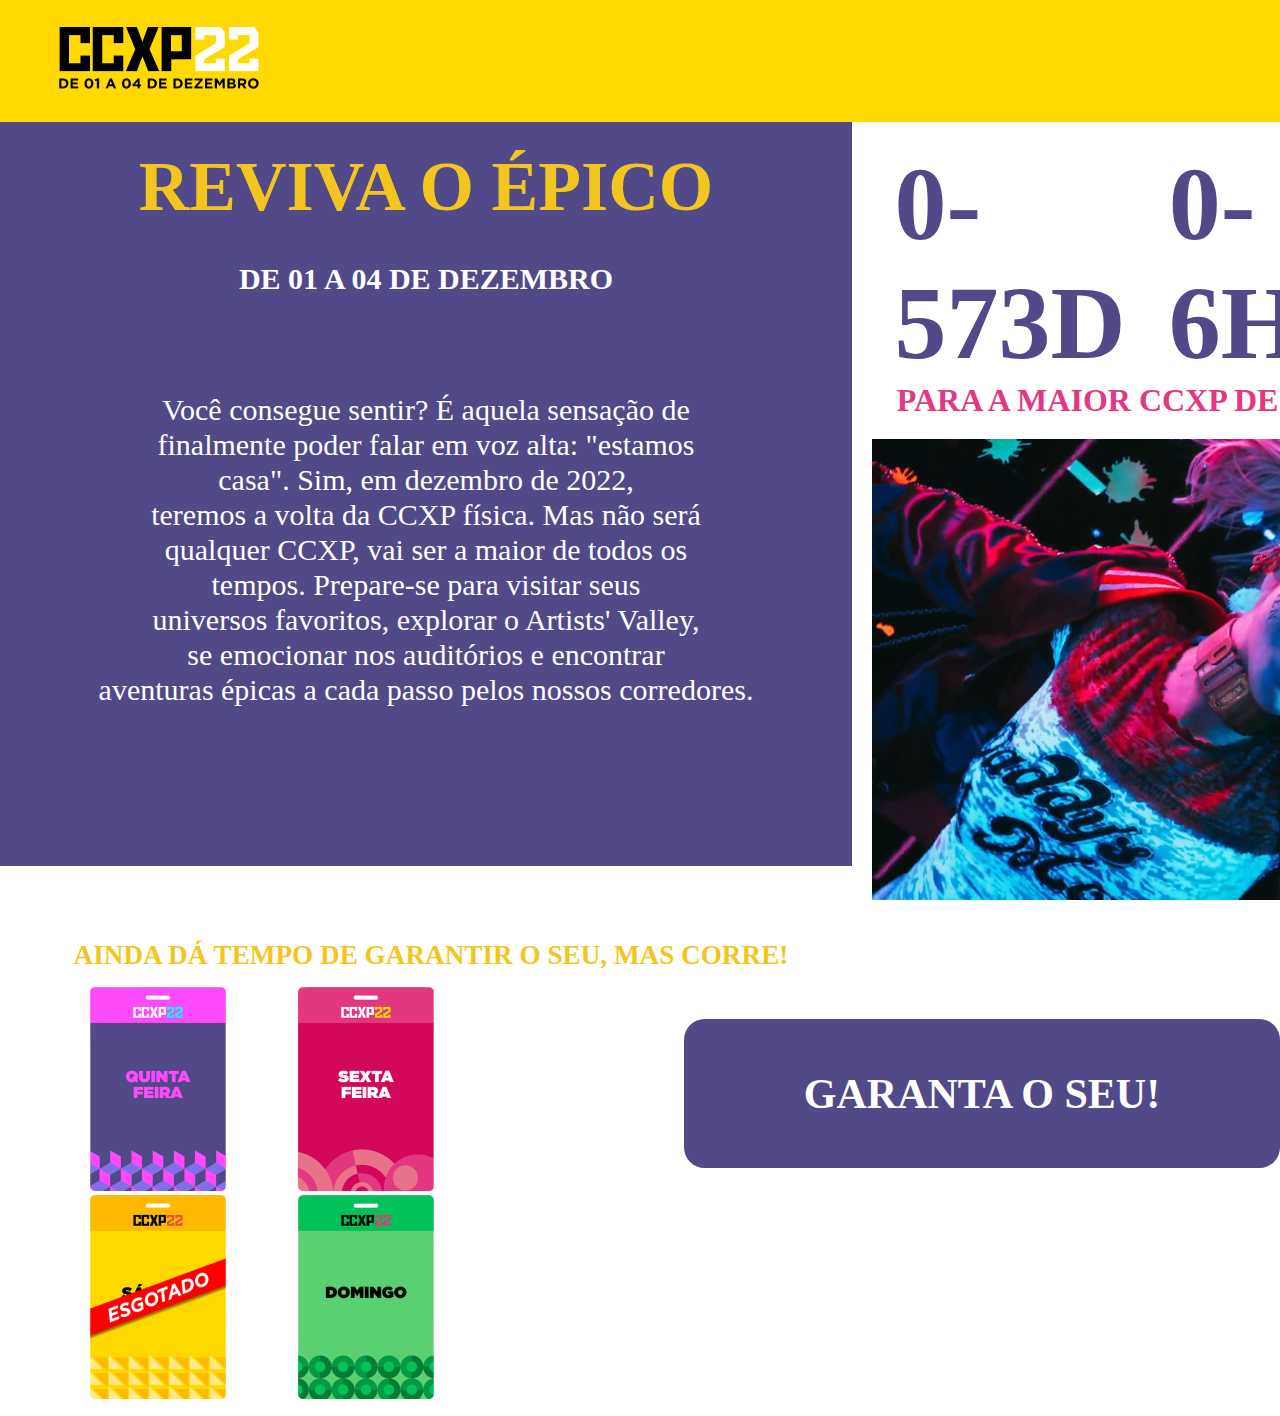
<file: CCXP/index.html>
<!DOCTYPE html>
<html lang="en">
<head>
    <meta charset="UTF-8">
    <meta http-equiv="X-UA-Compatible" content="IE=edge">
    <meta name="viewport" content="width=device-width, initial-scale=1.0">
    <title>CCPX</title>

    <link rel="stylesheet" href="css/headerStyle.css">
    <link rel="stylesheet" href="css/bodyStyle.css">
    

</head>
<body>
    <header>
        <img src="./img/LogoCCXP.png" alt="Logo CCXP22 de 01 a 04 de Dezembro">
    </header>

    <section id="main">
        <div id="text">
                <h1 class="line1">REVIVA O ÉPICO</h1>
                
                <h2 class="line2">DE 01 A 04 DE DEZEMBRO</h2>

            <p>
                Você consegue sentir? É aquela sensação de <br>
                finalmente poder falar em voz alta: "estamos <br>
                casa". Sim, em dezembro de 2022, <br>
                teremos a volta da CCXP física. Mas não será <br>
                qualquer CCXP, vai ser a maior de todos os <br>
                tempos. Prepare-se para visitar seus <br>
                universos favoritos, explorar o Artists' Valley, <br>
                se emocionar nos auditórios e encontrar <br>
                aventuras épicas a cada passo pelos nossos corredores.
            </p>
        </div>
        <div id="right">
            <div id="countdown">
                    <h1 id="days"></h1>               
                    <h1 id="hours"></h1>                
                    <h1 id="minutes"></h1>                
                    <h1 id="secs"></h1>
            </div>
            <div>
                <p>PARA A MAIOR CCXP DE TODOS OS TEMPOS</p>
            </div>
            <div > 
                <video id="video" src="./img/Arlequina.mp4" alt="Vídeo CCXP" loop autoplay muted></video>
            </div>
        </div>  
    </section>
    <p id="footer">AINDA DÁ TEMPO DE GARANTIR O SEU, MAS CORRE!</p>
    <section id="tickets">
        <div class="img">
            <img src="./img/quinta.png" onclick="selectCard('#quinta')" onmouseover="highlightCard('#quinta')" onmouseout="highlightCard('#quinta')" id="quinta" alt="Quinta-feira">
            <img src="./img/sexta.png" onclick="selectCard('#sexta')" onmouseover="highlightCard('#sexta')" onmouseout="highlightCard('#sexta')" id="sexta" alt="Sexta-Feira">
            <img src="./img/sabado.png" onclick="selectCard('#sabado')" onmouseover="highlightCard('#sabado')" onmouseout="highlightCard('#sabado')" id="sabado" alt="Sábado">
            <img src="./img/domingo.png" onclick="selectCard('#domingo')" onmouseover="highlightCard('#domingo')" onmouseout="highlightCard('#domingo')" id= "domingo" alt="Domingo"> 
        </div>
        <button onclick="showSelectedCards()">GARANTA O SEU!</button>
    </section>
   

    <script src="scripts/index.js"></script>
    
</body>
</html>
</file>
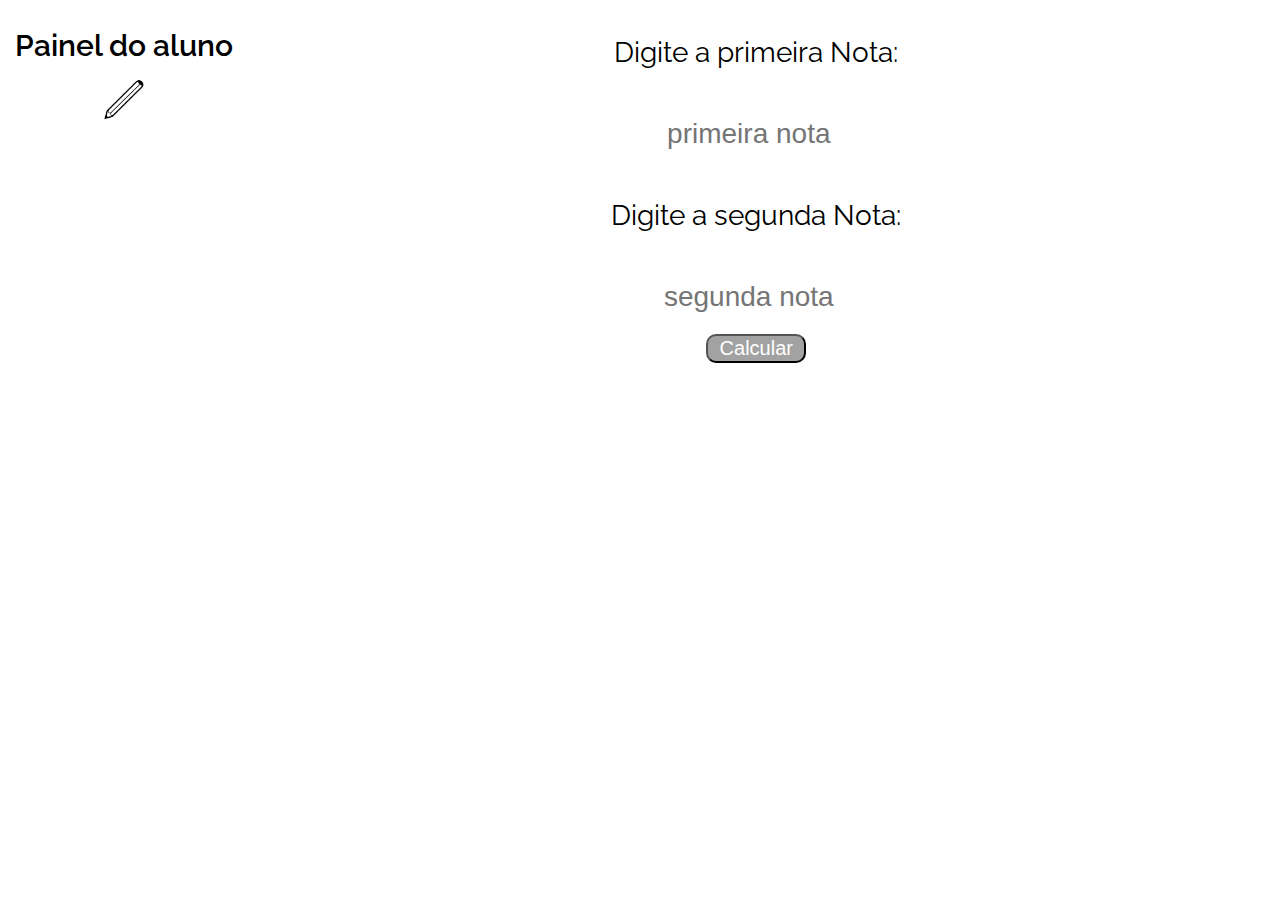
<file: Painel Aluno/index.html>
<!DOCTYPE html>
<html lang="en">

<script>

function calculaMedia(){
    let n1 = document.getElementById("nota1").value
    let n2 = document.getElementById("nota2").value

    let media = (eval(n1) + eval(n2))/2;

    window.location.href="resultado.html?media="+media

}


</script>


<head>
    <meta charset="UTF-8">
    <meta http-equiv="X-UA-Compatible" content="IE=edge">
    <meta name="viewport" content="width=device-width, initial-scale=1.0">
    <link rel="stylesheet" href="assets/css/estilo.css">
    <title>Painel do Aluno</title>
</head>
<body>
    <h1 id="cabecalho"> Painel do aluno <img src="assets/images/image 1.png" alt="Lápis"></h1>

    <section class="formulario">
        

            <p>Digite a primeira Nota:</p>
            <input id="nota1" type="number" placeholder="primeira nota">
    
            <p>Digite a segunda Nota: </p>
            <input id="nota2"type="number"placeholder="segunda nota">
    
            <button onclick="calculaMedia()">Calcular</button>
        

    </section>

</body>
</html>
</file>
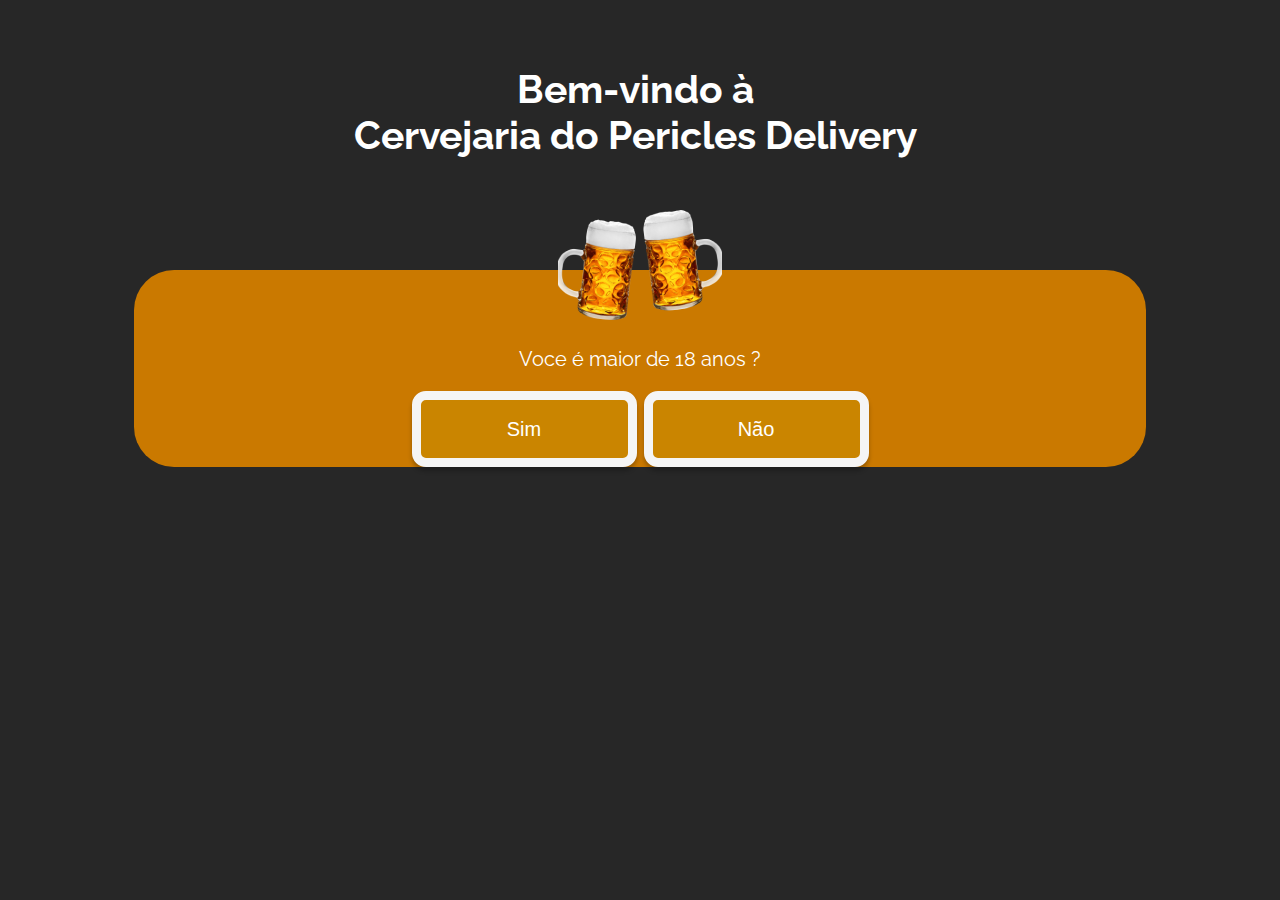
<file: Zé Deli/index.html>
<!DOCTYPE html>
<html lang="en">

<script>


    function validaIdade(valor){
        if(valor==1){
            window.location.href="mercado.html?idade="+valor
        }else{ window.location.href="mercado.html?idade="+valor}
    }
</script>
<head>
    <meta charset="UTF-8">
    <meta http-equiv="X-UA-Compatible" content="IE=edge">
    <meta name="viewport" content="width=device-width, initial-scale=1.0">
    <link rel="stylesheet" href="assets/css/style.css">
    <title>Cervejaria Pericles</title>
</head>
<body>
    <h1>Bem-vindo à <br>Cervejaria do Pericles Delivery</h1>

    <section class="blocoMaiorIdade">

        <img src="assets/images/cerveja.png" alt="cerveja">
        <p>Voce é maior de 18 anos ?</p>


        <button onclick="validaIdade(1)">Sim</button>
        <button onclick="validaIdade(0)">Não</button>
    </section>
</body>
</html>
</file>
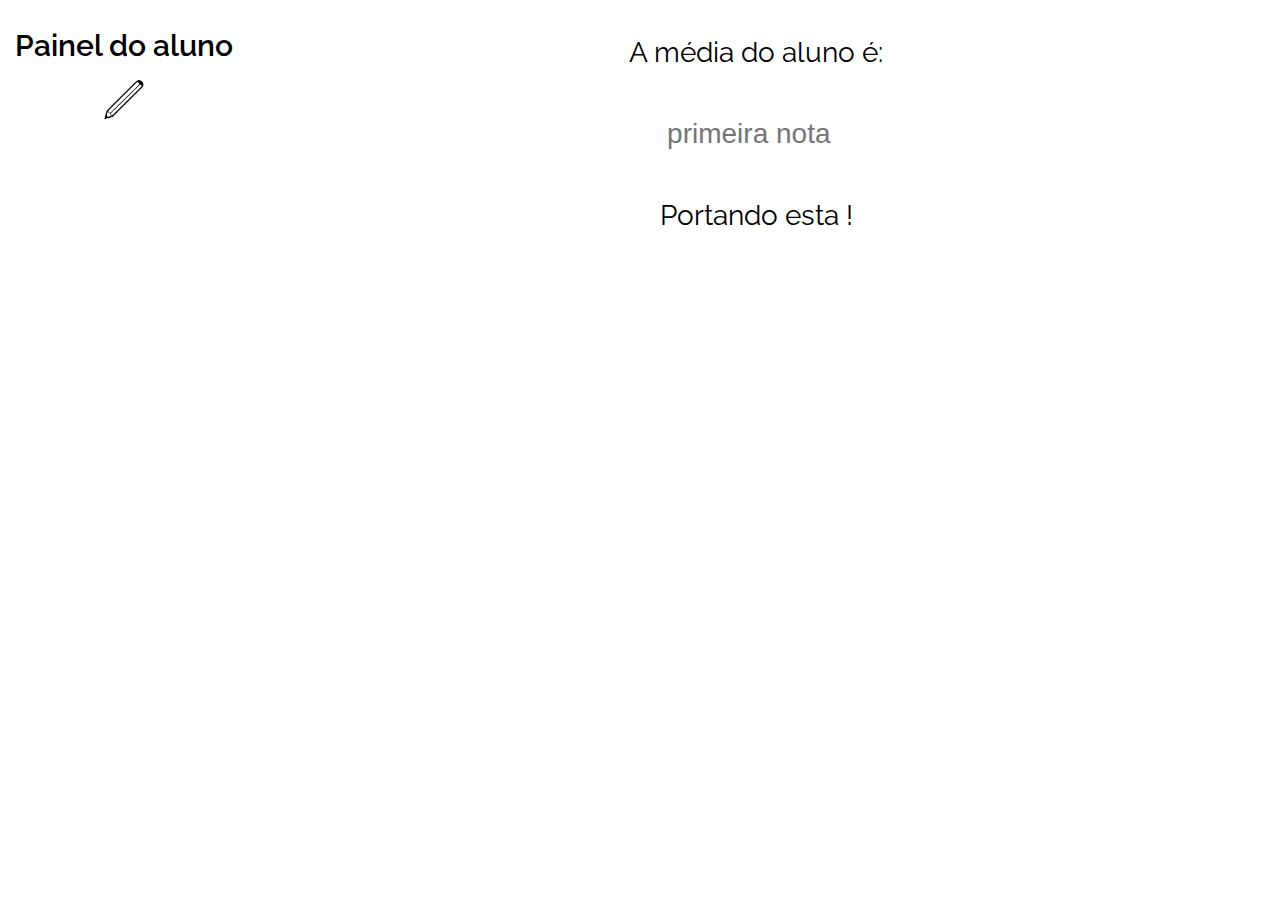
<file: Painel Aluno/resultado.html>
<!DOCTYPE html>
<html lang="en">

<script>

function getResultado(){
    const url = new URLSearchParams(window.location.search);
    let media = url.get("media");
    document.getElementById("resultado").value = media;

    if(media>=6){
        document.getElementById("statusAluno").innerHTML = "aprovado"
        document.getElementById("statusAluno").style.color = "green"
    }else{
        document.getElementById("statusAluno").innerHTML = "reprovado"
        document.getElementById("statusAluno").style.color = "red"
    }
}


</script>


<head>
    <meta charset="UTF-8">
    <meta http-equiv="X-UA-Compatible" content="IE=edge">
    <meta name="viewport" content="width=device-width, initial-scale=1.0">
    <link rel="stylesheet" href="assets/css/estilo.css">
    <title>Painel do Aluno</title>
</head>
<body onload="pegaResultado()">
    <h1 id="cabecalho"> Painel do aluno <img src="assets/images/image 1.png" alt="Lápis"></h1>

    <section class="formulario">
        
            <p>A média do aluno é:</p>
            <input id="resultado" type="number" placeholder="primeira nota">
    
           <p>Portando esta <span id="statusAluno"></span>!</p>
        

    </section>

</body>
</html>
</file>
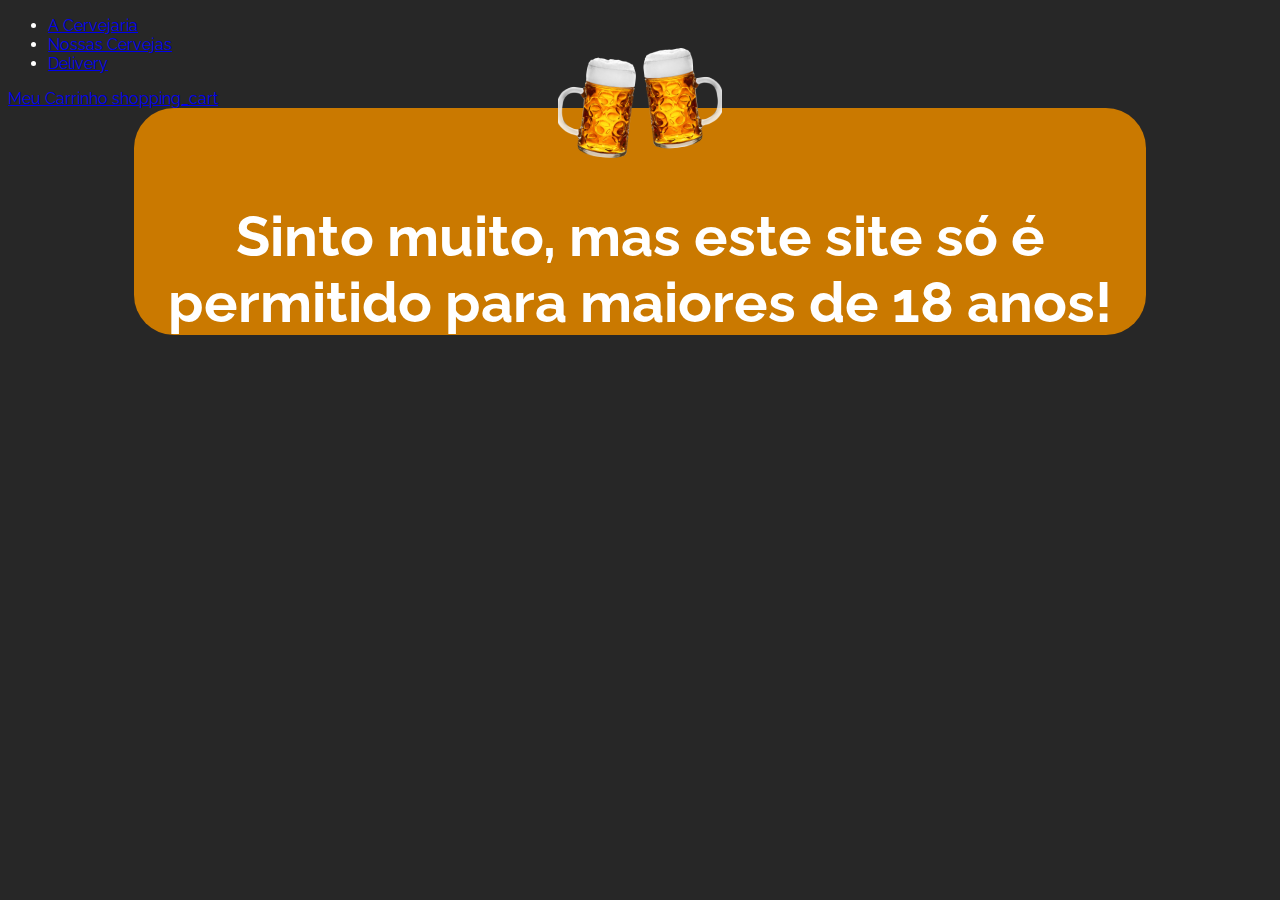
<file: Zé Deli/mercado.html>
<!DOCTYPE html>
<html lang="en">

<script>

    function getIdade(){
        const url = new URLSearchParams(window.location.search);
        let idade = url.get("idade")

        if(idade==1){
            document.getElementById("lblBoasVindas").innerHTML = "Olá! Gostaria de te dar boas vindas a Cervejaria do Pericles. Aqui você encontrará as melhores bebidas do Brasil "
        }else{document.getElementById("lblBoasVindas").innerHTML = "Sinto muito, mas este site só é permitido para maiores de 18 anos! "}
    }


</script>


<head>
    <meta charset="UTF-8">
    <meta http-equiv="X-UA-Compatible" content="IE=edge">
    <meta name="viewport" content="width=device-width, initial-scale=1.0">
    <link rel="stylesheet" href="assets/css/styleMercado.css">
    <title>Cervejaria Pericles</title>
</head>
<body onload="getIdade()">

    <nav>
        <ul>
            <li><a href="#">A Cervejaria</a></li>
            <li><a href="#">Nossas Cervejas</a></li>
            <li><a href="#">Delivery</a></li>
        </ul>
        <span class="carrinho">
            <a href="#">
                Meu Carrinho 
                <span class="material-symbols-outlined">
                shopping_cart
                </span>
            </a>
        </span>
    </nav>

    <section class="card">

        <img src="assets/images/cerveja.png" alt="cerveja">
        <h1 id="lblBoasVindas"></h1>
    </section>

        


      
   

</body>
</html>
</file>
<file: CCXP/css/headerStyle.css>
header{
    background-color:rgba(255, 217, 0, 1);    
    width: 100%;
    height: 100%;
}

header img {
    margin-left: 50px;
    margin-top: 27px;
    margin-bottom: 28px;
    width: 220px;
    height: 63px;
}
</file>
<file: CCXP/css/bodyStyle.css>
* {
    margin: 0;
    padding: 0;
    font-family: 'Verdana';
    font-style: normal;
}
header {
    background: #FFD900;
    width: 100%;
    height: 100%;
}
  
  header img {
    margin-left: 3.625em;
    margin-top: 1.688em;
    margin-bottom: 1.75em;
    width: 12.625em;
    height: 3.938em;
}



#main {
    display: grid;
    grid-auto-flow: column;
}
  
#text {
    background: #514988;
    width: 50.125rem;
    height: 43.375rem;
  
    font-weight: 700;
    text-align: center;
    padding: 1.5625rem;
}
  
    #text h1 {
        font-size: 4.375rem;
        color: #F3C61F;
    }    
    #text h2 {
        color: white;
        font-size: 1.875rem;
        margin-top: 2.1875rem;
    }    
    #text p {
        color: white;
        font-size: 1.875rem;
        font-weight: 400;
        margin-top: 6rem;
        line-height: 2.1875rem;

    }
  


#right {
    text-align: left;
}
#right p {
    color: #E33881;
    font-weight: 700;
    font-size: 2rem;
    margin-left: 2.8rem;     
}
#countdown {
    display: flex;    
    font-size: 3.25rem;
    color:#514988;
    margin-left: 2.65rem;
    margin-top: 1.4rem;
}
    #hours{
        margin-left: 2.7rem;
    }
    #minutes {
        margin-left: 2.7rem;
    }
    #secs {
        margin-left: 2.7rem;
    }

#video{
    width: 96%;
    padding: 1.25rem;   
}

#footer {
    font-weight: 700;
    font-size: 1.7rem;
    color: #F3C61F;
    margin-left: 4.5%;
    padding: 1rem;
}

#tickets {
    display: grid;
    grid-auto-flow: column;

}
#tickets img{
    width: 12.75rem;
    align-items: center;
}
    #tickets .img {
        align-items: left;
        margin-left: 9%;
        margin-bottom: 2%;
    }
    #tickets button {
        background: #514988;
        border: none;
        cursor: pointer;
        align-items: center;

        width: 37.25rem;
        height: 9.3rem;
        border-radius: 1.3rem;

        font-size: 2.625rem;
        font-weight: 700;
        color:white;

        margin-top: 2rem;
        margin-left: 4rem;

        transition: 0.2s  ease-in-out;
    }
    #tickets button:hover {
        background-color: #F3C61F;
    }

/* abaixo começam as edições baseadas nas aulas gravadas*/    

.card-highlight {
    box-shadow: 10px 10px 10px 10px grey;
}
.card-selected {
    border: 5px solid green;
}

input {
    background: #514988;
    border-radius: 10px;
    color: white;
    border: 0pt;
    margin: 30px;
    width: 300px;
    height: 70px;
    font-size: 30px;
    text-align: center;    
}
    #send {
        cursor: pointer;
        transition: 0.2s  ease-in-out;
    }

#form {
    background: #FFD900;
    width: 100%;
    height: 100%;
    transition: 0.2s  ease-in-out;
    
}
    #send:hover{
        background-color: #312704;
    }
</file>
<file: Painel Aluno/assets/css/estilo.css>
@import url('https://fonts.googleapis.com/css2?family=Poppins:wght@400;700&family=Raleway&display=swap');



body{
    font-family: 'Raleway';
    text-align: center;

    display: flex;

}

h1{
    font-weight: 600;
    font-size: 30px;
}


h1 img{
    width: 60px;
}

.formulario{
    width: 100%;
    font-size: 28px;

    display: flex;
    flex-direction: column;

    align-items: center;
}

.formulario input{
    font-size: 28px;
    text-align: center;
    margin: 20px;

    border-radius: 40px;
    border: 0px;
}

.formulario button{
    font-size: 20px;

    width: 100px;
    border-radius: 10px;

    background-color: #a2a2a2;
    color: white;

    cursor: pointer;
}
</file>
<file: Zé Deli/assets/css/style.css>
@import url('https://fonts.googleapis.com/css2?family=Poppins:wght@400;700&family=Raleway&display=swap');


body{
    background-color:#272727 ;
    font-family: 'Raleway';    
    color:white;    
}

h1{
    width: 93%;
    height: 138px;
    font-weight: 700;
    font-size: 39px;
    text-align: center;
    padding: 40px;
}

.blocoMaiorIdade p{
    font-size: 20px;
    font-weight: 400;
}


.blocoMaiorIdade{
    width: 80%;
    font-size: 28px;
    /* display: flex;
    flex-direction: column; */
    text-align: center;
    background: #CA7900;
    border-radius: 40px;
    margin:auto;
}


.blocoMaiorIdade button{
    background: #CA8500;
    border: 9px solid #F5F5F5;
    box-shadow: 0px 4px 4px rgba(0, 0, 0, 0.25);    
    border-radius: 14px;
    width: 225px;
    height: 76px;
    color:white;
    padding: 1%;
    cursor: pointer;
    font-size: 20px;
  
}

.blocoMaiorIdade img{
    margin-top: -60px;
    width: 164px;
    height: 110px;

}
</file>
<file: Zé Deli/assets/css/styleMercado.css>
@import url('https://fonts.googleapis.com/css2?family=Poppins:wght@400;700&family=Raleway&display=swap');


body{
    background-color:#272727 ;
    font-family: 'Raleway';    
    color:white;    
}

.card{
    width: 80%;
    font-size: 28px;
    text-align: center;
    background: #CA7900;
    border-radius: 40px;
    margin:auto;
}

.card img{
    margin-top: -60px;
    width: 164px;
    height: 110px;
}
h1{
    color:white;
}
</file>
